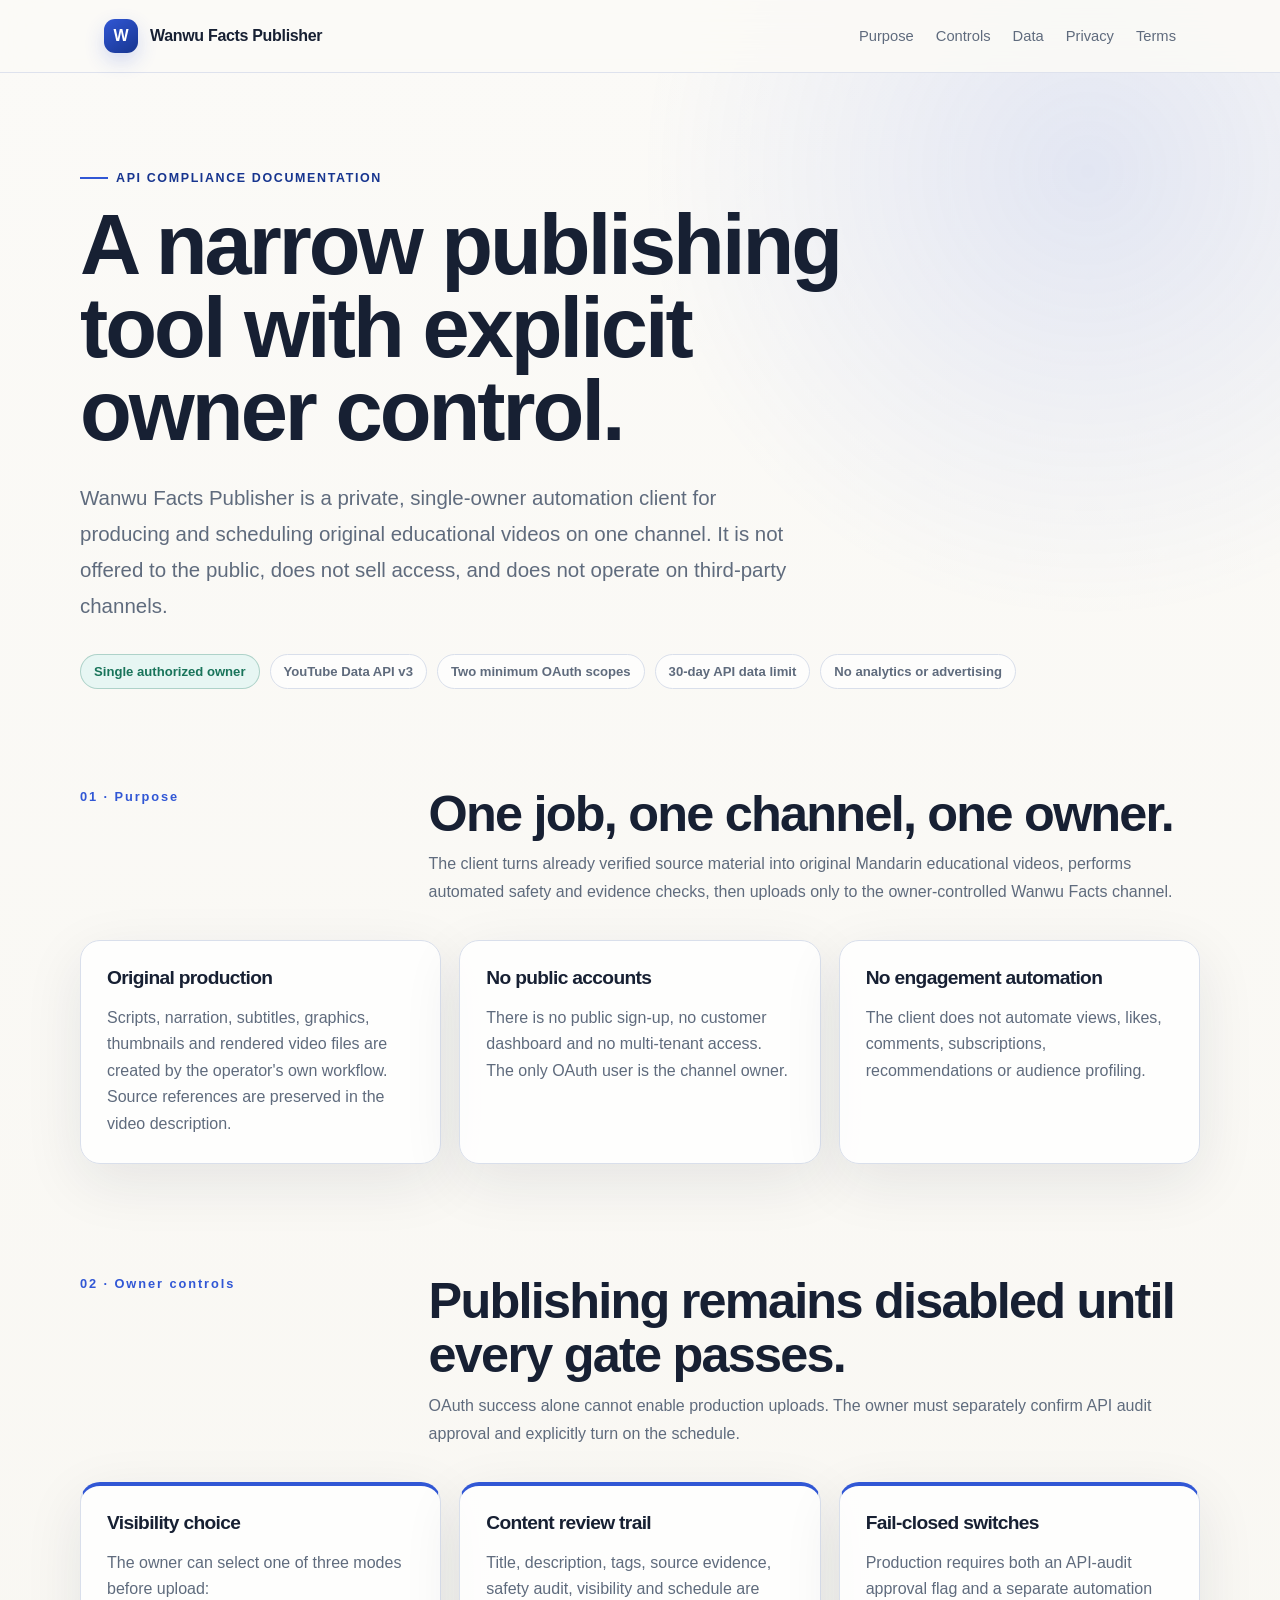
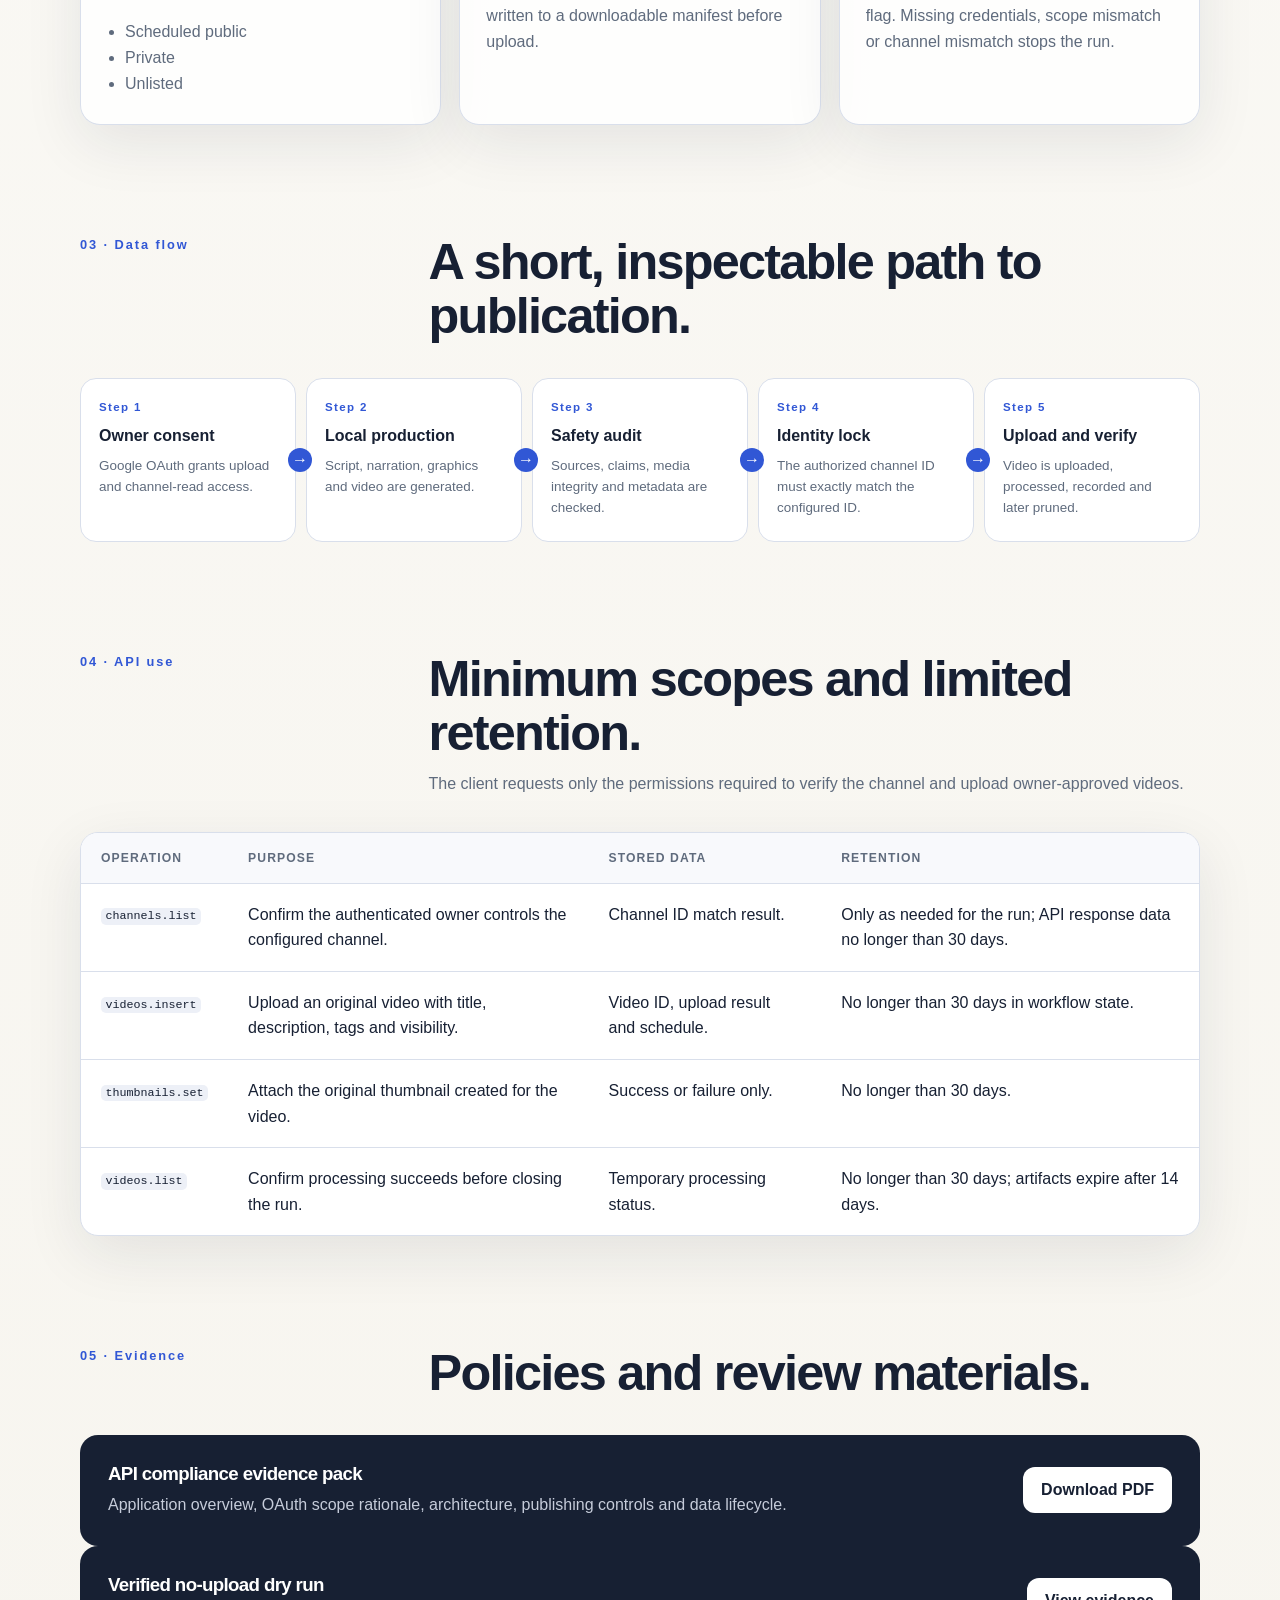
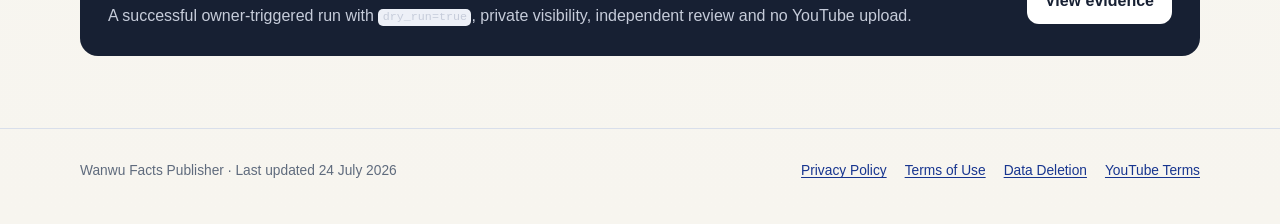
<file: index.html>
<!doctype html>
<html lang="en">
  <head>
    <meta charset="utf-8">
    <meta name="viewport" content="width=device-width, initial-scale=1">
    <meta name="description" content="Compliance documentation for Wanwu Facts Publisher, a single-owner internal publishing client using YouTube Data API v3.">
    <meta name="robots" content="index,follow">
    <title>Wanwu Facts Publisher · API Compliance</title>
    <link rel="stylesheet" href="assets/styles.css">
  </head>
  <body>
    <header class="site-header">
      <nav class="nav" aria-label="Primary navigation">
        <a class="brand" href="index.html">
          <span class="brand-mark" aria-hidden="true">W</span>
          <span>Wanwu Facts Publisher</span>
        </a>
        <div class="nav-links">
          <a href="#purpose">Purpose</a>
          <a href="#controls">Controls</a>
          <a href="#data">Data</a>
          <a href="privacy.html">Privacy</a>
          <a href="terms.html">Terms</a>
        </div>
      </nav>
    </header>

    <main>
      <section class="hero wrap">
        <p class="eyebrow">API compliance documentation</p>
        <h1>A narrow publishing tool with explicit owner control.</h1>
        <p class="hero-copy">
          Wanwu Facts Publisher is a private, single-owner automation client for
          producing and scheduling original educational videos on one channel.
          It is not offered to the public, does not sell access, and does not
          operate on third-party channels.
        </p>
        <div class="badges" aria-label="Application properties">
          <span class="badge safe">Single authorized owner</span>
          <span class="badge">YouTube Data API v3</span>
          <span class="badge">Two minimum OAuth scopes</span>
          <span class="badge">30-day API data limit</span>
          <span class="badge">No analytics or advertising</span>
        </div>
      </section>

      <section class="section wrap" id="purpose">
        <div class="section-head">
          <div>
            <span class="section-number">01 · Purpose</span>
          </div>
          <div>
            <h2>One job, one channel, one owner.</h2>
            <p class="section-intro">
              The client turns already verified source material into original
              Mandarin educational videos, performs automated safety and
              evidence checks, then uploads only to the owner-controlled Wanwu
              Facts channel.
            </p>
          </div>
        </div>
        <div class="grid">
          <article class="card">
            <h3>Original production</h3>
            <p>
              Scripts, narration, subtitles, graphics, thumbnails and rendered
              video files are created by the operator's own workflow. Source
              references are preserved in the video description.
            </p>
          </article>
          <article class="card">
            <h3>No public accounts</h3>
            <p>
              There is no public sign-up, no customer dashboard and no
              multi-tenant access. The only OAuth user is the channel owner.
            </p>
          </article>
          <article class="card">
            <h3>No engagement automation</h3>
            <p>
              The client does not automate views, likes, comments,
              subscriptions, recommendations or audience profiling.
            </p>
          </article>
        </div>
      </section>

      <section class="section wrap" id="controls">
        <div class="section-head">
          <div>
            <span class="section-number">02 · Owner controls</span>
          </div>
          <div>
            <h2>Publishing remains disabled until every gate passes.</h2>
            <p class="section-intro">
              OAuth success alone cannot enable production uploads. The owner
              must separately confirm API audit approval and explicitly turn on
              the schedule.
            </p>
          </div>
        </div>
        <div class="grid">
          <article class="card control-card">
            <h3>Visibility choice</h3>
            <p>The owner can select one of three modes before upload:</p>
            <ul>
              <li>Scheduled public</li>
              <li>Private</li>
              <li>Unlisted</li>
            </ul>
          </article>
          <article class="card control-card">
            <h3>Content review trail</h3>
            <p>
              Title, description, tags, source evidence, safety audit,
              visibility and schedule are written to a downloadable manifest
              before upload.
            </p>
          </article>
          <article class="card control-card">
            <h3>Fail-closed switches</h3>
            <p>
              Production requires both an API-audit approval flag and a separate
              automation flag. Missing credentials, scope mismatch or channel
              mismatch stops the run.
            </p>
          </article>
        </div>
      </section>

      <section class="section wrap" aria-labelledby="flow-title">
        <div class="section-head">
          <div>
            <span class="section-number">03 · Data flow</span>
          </div>
          <div>
            <h2 id="flow-title">A short, inspectable path to publication.</h2>
          </div>
        </div>
        <div class="flow" aria-label="Application architecture flow">
          <div class="flow-step">
            <span class="flow-label">Step 1</span>
            <strong>Owner consent</strong>
            <p>Google OAuth grants upload and channel-read access.</p>
          </div>
          <div class="flow-step">
            <span class="flow-label">Step 2</span>
            <strong>Local production</strong>
            <p>Script, narration, graphics and video are generated.</p>
          </div>
          <div class="flow-step">
            <span class="flow-label">Step 3</span>
            <strong>Safety audit</strong>
            <p>Sources, claims, media integrity and metadata are checked.</p>
          </div>
          <div class="flow-step">
            <span class="flow-label">Step 4</span>
            <strong>Identity lock</strong>
            <p>The authorized channel ID must exactly match the configured ID.</p>
          </div>
          <div class="flow-step">
            <span class="flow-label">Step 5</span>
            <strong>Upload and verify</strong>
            <p>Video is uploaded, processed, recorded and later pruned.</p>
          </div>
        </div>
      </section>

      <section class="section wrap" id="data">
        <div class="section-head">
          <div>
            <span class="section-number">04 · API use</span>
          </div>
          <div>
            <h2>Minimum scopes and limited retention.</h2>
            <p class="section-intro">
              The client requests only the permissions required to verify the
              channel and upload owner-approved videos.
            </p>
          </div>
        </div>
        <div class="table-wrap">
          <table>
            <thead>
              <tr>
                <th>Operation</th>
                <th>Purpose</th>
                <th>Stored data</th>
                <th>Retention</th>
              </tr>
            </thead>
            <tbody>
              <tr>
                <td><code>channels.list</code></td>
                <td>Confirm the authenticated owner controls the configured channel.</td>
                <td>Channel ID match result.</td>
                <td>Only as needed for the run; API response data no longer than 30 days.</td>
              </tr>
              <tr>
                <td><code>videos.insert</code></td>
                <td>Upload an original video with title, description, tags and visibility.</td>
                <td>Video ID, upload result and schedule.</td>
                <td>No longer than 30 days in workflow state.</td>
              </tr>
              <tr>
                <td><code>thumbnails.set</code></td>
                <td>Attach the original thumbnail created for the video.</td>
                <td>Success or failure only.</td>
                <td>No longer than 30 days.</td>
              </tr>
              <tr>
                <td><code>videos.list</code></td>
                <td>Confirm processing succeeds before closing the run.</td>
                <td>Temporary processing status.</td>
                <td>No longer than 30 days; artifacts expire after 14 days.</td>
              </tr>
            </tbody>
          </table>
        </div>
      </section>

      <section class="section wrap" aria-labelledby="documents-title">
        <div class="section-head">
          <div>
            <span class="section-number">05 · Evidence</span>
          </div>
          <div>
            <h2 id="documents-title">Policies and review materials.</h2>
          </div>
        </div>
        <div class="download">
          <div>
            <h3>API compliance evidence pack</h3>
            <p>
              Application overview, OAuth scope rationale, architecture,
              publishing controls and data lifecycle.
            </p>
          </div>
          <a class="button" href="evidence/audit-evidence-complete.pdf">Download PDF</a>
        </div>
        <div class="download">
          <div>
            <h3>Verified no-upload dry run</h3>
            <p>
              A successful owner-triggered run with <code>dry_run=true</code>,
              private visibility, independent review and no YouTube upload.
            </p>
          </div>
          <a class="button" href="dry-run-evidence.html">View evidence</a>
        </div>
      </section>
    </main>

    <footer class="site-footer">
      <div class="wrap footer-row">
        <span>Wanwu Facts Publisher · Last updated 24 July 2026</span>
        <div class="footer-links">
          <a href="privacy.html">Privacy Policy</a>
          <a href="terms.html">Terms of Use</a>
          <a href="data-deletion.html">Data Deletion</a>
          <a href="https://www.youtube.com/t/terms">YouTube Terms</a>
        </div>
      </div>
    </footer>
  </body>
</html>
</file>
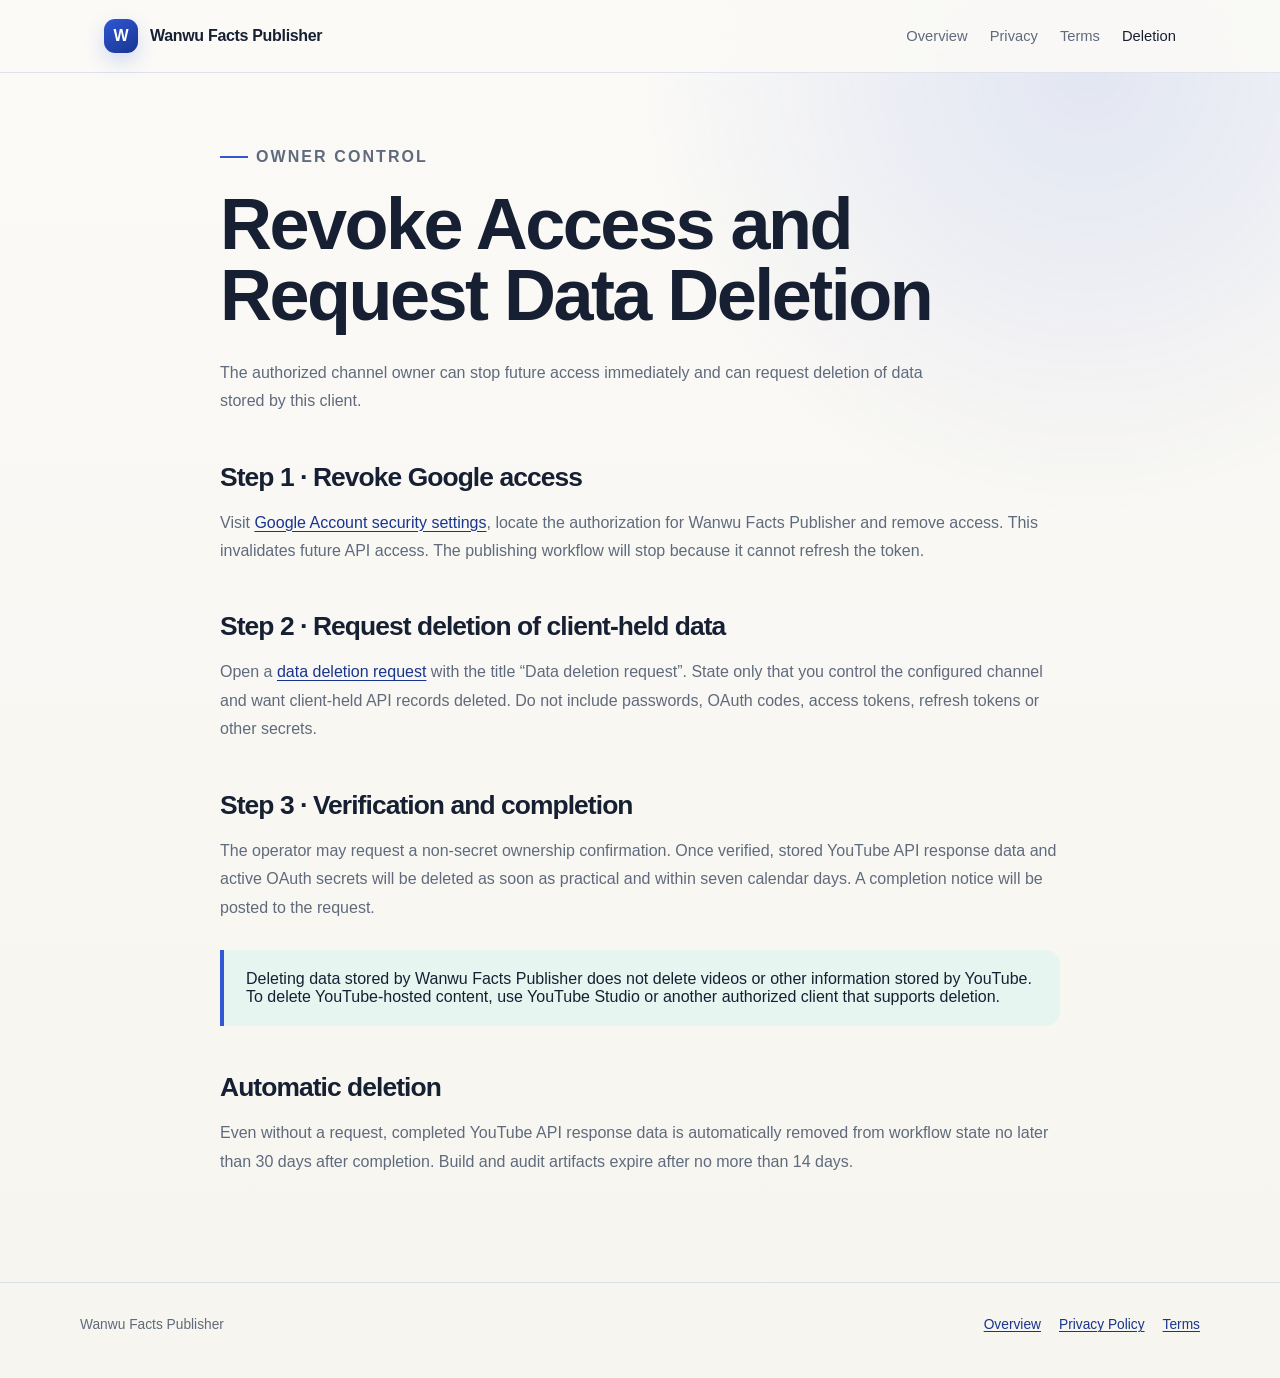
<file: data-deletion.html>
<!doctype html>
<html lang="en">
  <head>
    <meta charset="utf-8">
    <meta name="viewport" content="width=device-width, initial-scale=1">
    <meta name="description" content="Authorization revocation and data deletion instructions for Wanwu Facts Publisher.">
    <title>Data Deletion · Wanwu Facts Publisher</title>
    <link rel="stylesheet" href="assets/styles.css">
  </head>
  <body>
    <header class="site-header">
      <nav class="nav" aria-label="Primary navigation">
        <a class="brand" href="index.html">
          <span class="brand-mark" aria-hidden="true">W</span>
          <span>Wanwu Facts Publisher</span>
        </a>
        <div class="nav-links">
          <a href="index.html">Overview</a>
          <a href="privacy.html">Privacy</a>
          <a href="terms.html">Terms</a>
          <a href="data-deletion.html" aria-current="page">Deletion</a>
        </div>
      </nav>
    </header>

    <main class="wrap legal">
      <p class="eyebrow">Owner control</p>
      <h1>Revoke Access and Request Data Deletion</h1>
      <p class="hero-copy">
        The authorized channel owner can stop future access immediately and can
        request deletion of data stored by this client.
      </p>

      <h2>Step 1 · Revoke Google access</h2>
      <p>
        Visit
        <a href="https://security.google.com/settings/security/permissions">Google Account security settings</a>,
        locate the authorization for Wanwu Facts Publisher and remove access.
        This invalidates future API access. The publishing workflow will stop
        because it cannot refresh the token.
      </p>

      <h2>Step 2 · Request deletion of client-held data</h2>
      <p>
        Open a
        <a href="https://github.com/izeowz-coder/wanwufacts-api-compliance/issues/new?title=Data%20deletion%20request">data deletion request</a>
        with the title “Data deletion request”. State only that you control the
        configured channel and want client-held API records deleted. Do not
        include passwords, OAuth codes, access tokens, refresh tokens or other
        secrets.
      </p>

      <h2>Step 3 · Verification and completion</h2>
      <p>
        The operator may request a non-secret ownership confirmation. Once
        verified, stored YouTube API response data and active OAuth secrets will
        be deleted as soon as practical and within seven calendar days. A
        completion notice will be posted to the request.
      </p>

      <div class="notice">
        Deleting data stored by Wanwu Facts Publisher does not delete videos or
        other information stored by YouTube. To delete YouTube-hosted content,
        use YouTube Studio or another authorized client that supports deletion.
      </div>

      <h2>Automatic deletion</h2>
      <p>
        Even without a request, completed YouTube API response data is
        automatically removed from workflow state no later than 30 days after
        completion. Build and audit artifacts expire after no more than 14 days.
      </p>
    </main>

    <footer class="site-footer">
      <div class="wrap footer-row">
        <span>Wanwu Facts Publisher</span>
        <div class="footer-links">
          <a href="index.html">Overview</a>
          <a href="privacy.html">Privacy Policy</a>
          <a href="terms.html">Terms</a>
        </div>
      </div>
    </footer>
  </body>
</html>
</file>
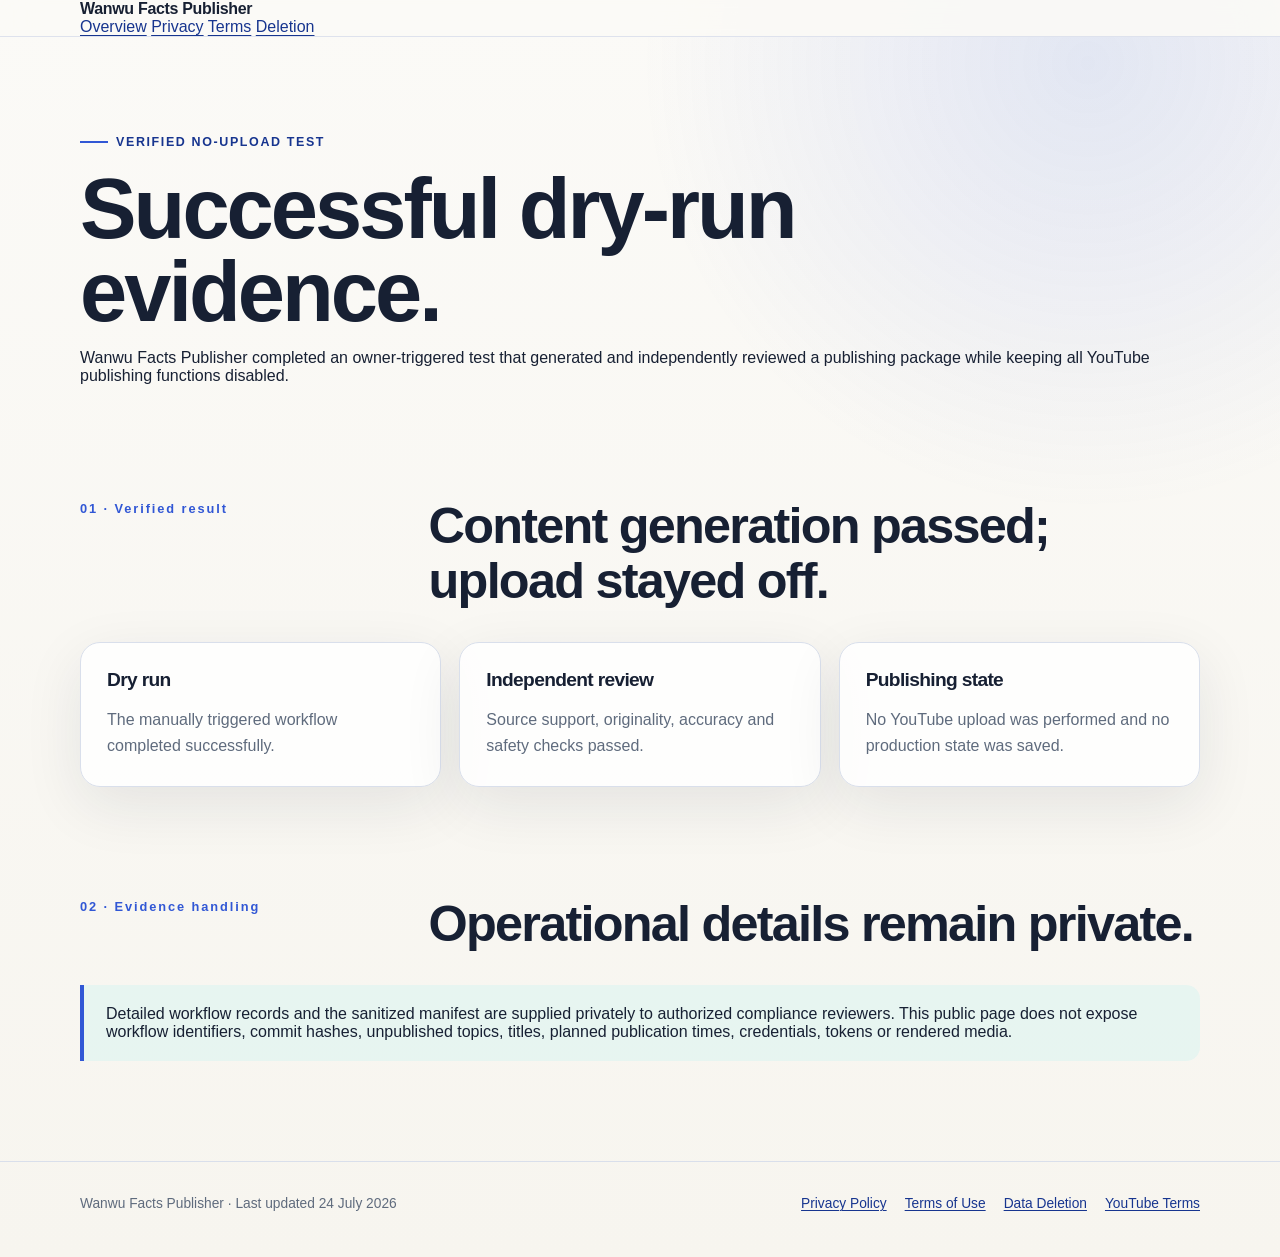
<file: dry-run-evidence.html>
<!doctype html>
<html lang="en">
  <head>
    <meta charset="utf-8">
    <meta name="viewport" content="width=device-width, initial-scale=1">
    <meta name="description" content="Public summary of a successful no-upload dry run of Wanwu Facts Publisher.">
    <title>Dry-run Evidence · Wanwu Facts Publisher</title>
    <link rel="stylesheet" href="assets/styles.css">
  </head>
  <body>
    <header class="site-header">
      <div class="wrap nav-row">
        <a class="brand" href="index.html">Wanwu Facts Publisher</a>
        <nav aria-label="Primary">
          <a href="index.html">Overview</a>
          <a href="privacy.html">Privacy</a>
          <a href="terms.html">Terms</a>
          <a href="data-deletion.html">Deletion</a>
        </nav>
      </div>
    </header>

    <main>
      <section class="hero hero-compact wrap">
        <div>
          <p class="eyebrow">VERIFIED NO-UPLOAD TEST</p>
          <h1>Successful dry-run evidence.</h1>
          <p class="lede">
            Wanwu Facts Publisher completed an owner-triggered test that
            generated and independently reviewed a publishing package while
            keeping all YouTube publishing functions disabled.
          </p>
        </div>
      </section>

      <section class="section wrap" aria-labelledby="result-title">
        <div class="section-head">
          <div><span class="section-number">01 · Verified result</span></div>
          <div><h2 id="result-title">Content generation passed; upload stayed off.</h2></div>
        </div>
        <div class="grid three">
          <article class="card">
            <h3>Dry run</h3>
            <p>The manually triggered workflow completed successfully.</p>
          </article>
          <article class="card">
            <h3>Independent review</h3>
            <p>Source support, originality, accuracy and safety checks passed.</p>
          </article>
          <article class="card">
            <h3>Publishing state</h3>
            <p>No YouTube upload was performed and no production state was saved.</p>
          </article>
        </div>
      </section>

      <section class="section wrap" aria-labelledby="privacy-title">
        <div class="section-head">
          <div><span class="section-number">02 · Evidence handling</span></div>
          <div><h2 id="privacy-title">Operational details remain private.</h2></div>
        </div>
        <div class="notice">
          Detailed workflow records and the sanitized manifest are supplied
          privately to authorized compliance reviewers. This public page does
          not expose workflow identifiers, commit hashes, unpublished topics,
          titles, planned publication times, credentials, tokens or rendered media.
        </div>
      </section>
    </main>

    <footer class="site-footer">
      <div class="wrap footer-row">
        <span>Wanwu Facts Publisher · Last updated 24 July 2026</span>
        <div class="footer-links">
          <a href="privacy.html">Privacy Policy</a>
          <a href="terms.html">Terms of Use</a>
          <a href="data-deletion.html">Data Deletion</a>
          <a href="https://www.youtube.com/t/terms">YouTube Terms</a>
        </div>
      </div>
    </footer>
  </body>
</html>
</file>
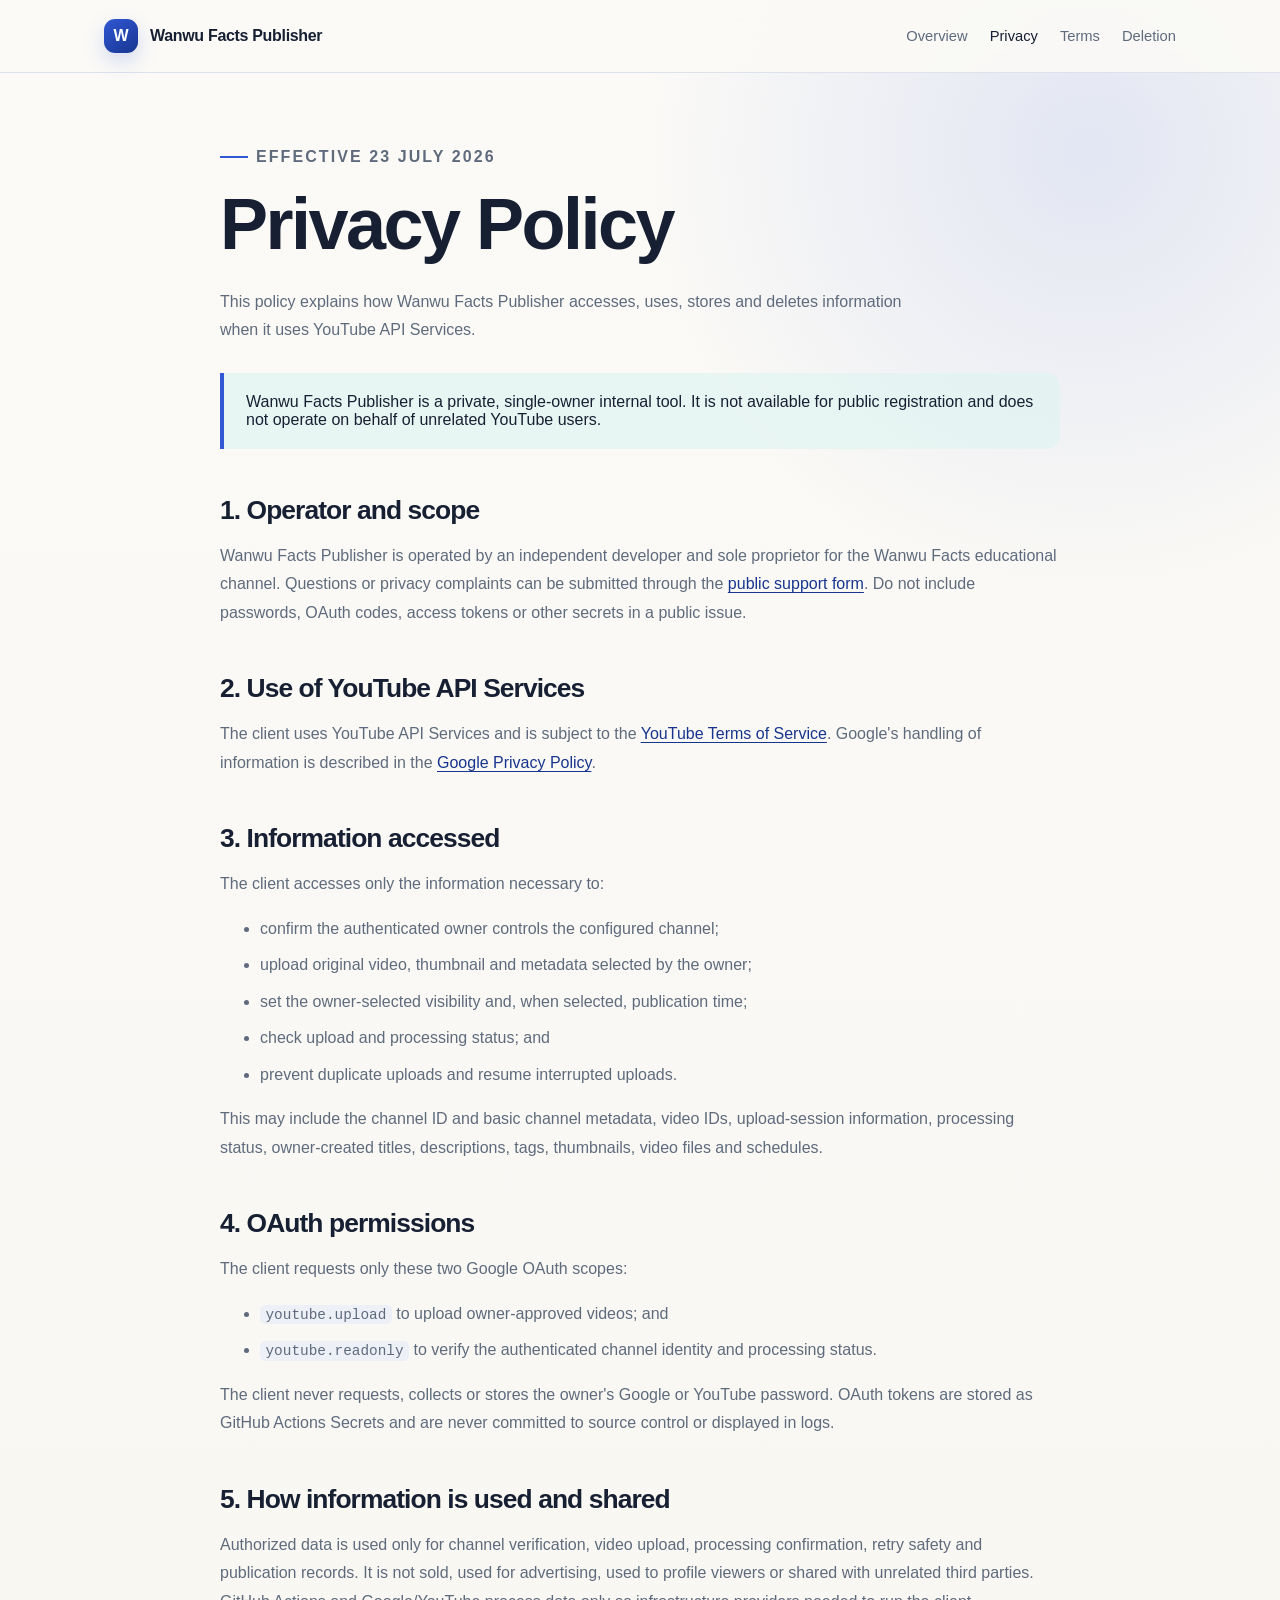
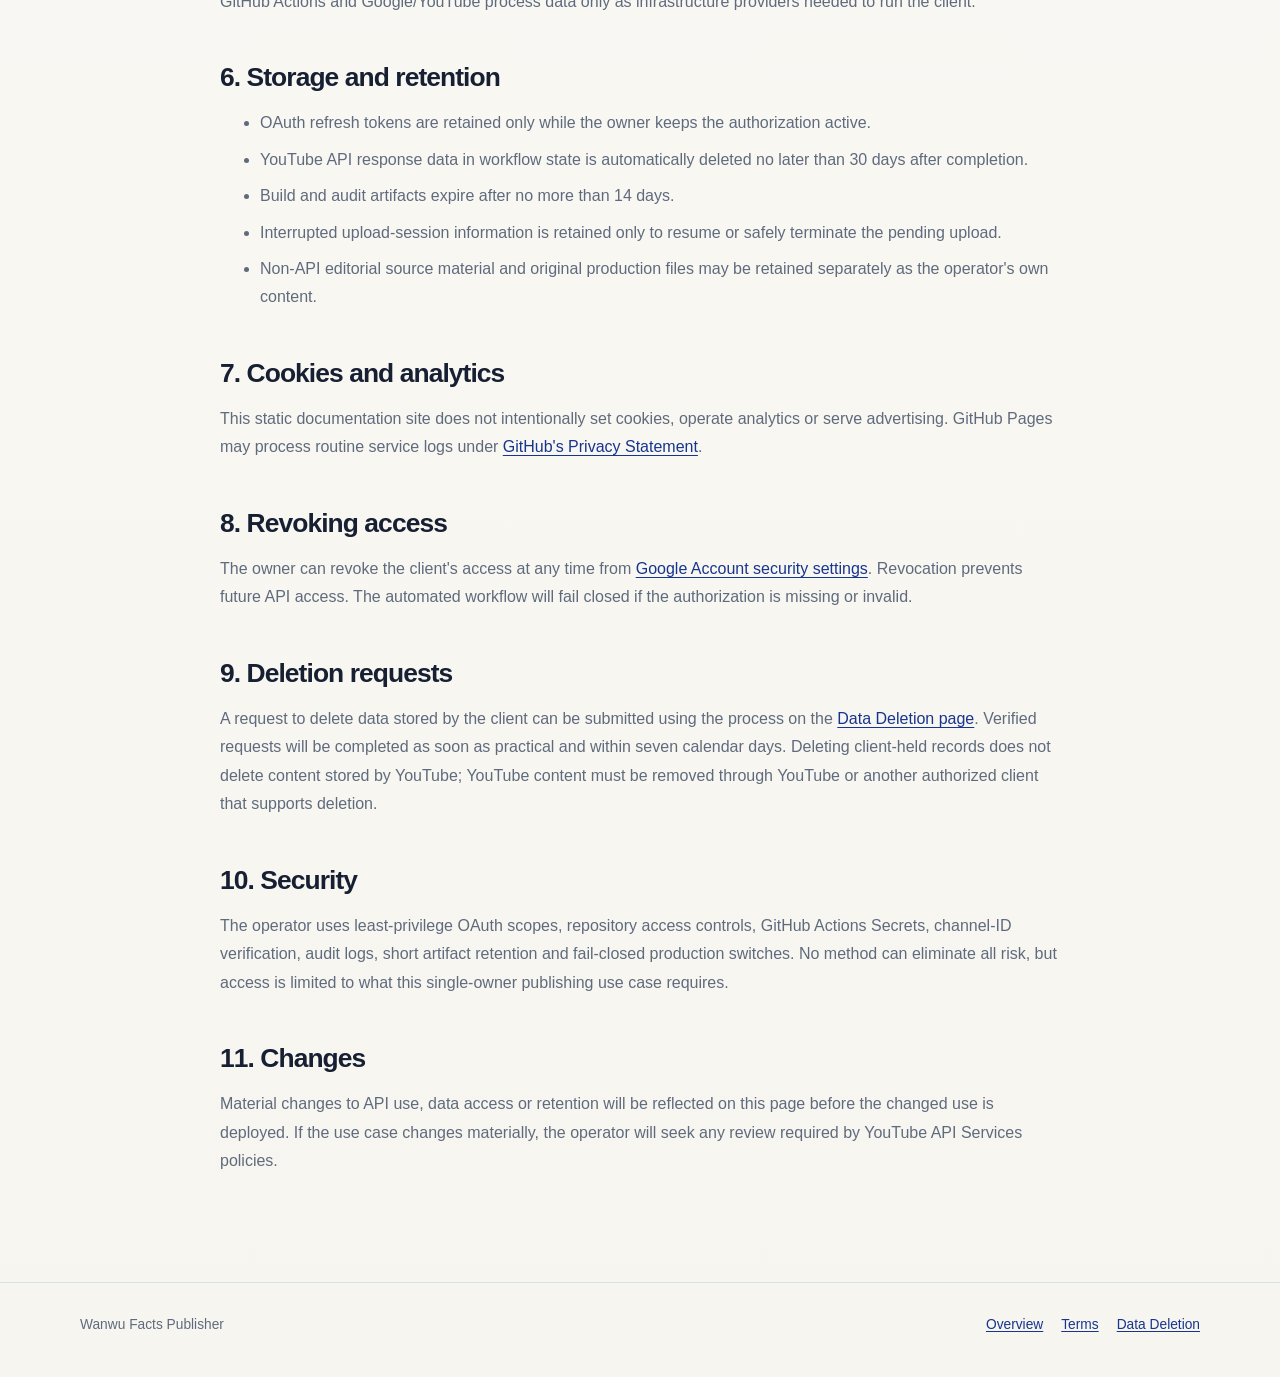
<file: privacy.html>
<!doctype html>
<html lang="en">
  <head>
    <meta charset="utf-8">
    <meta name="viewport" content="width=device-width, initial-scale=1">
    <meta name="description" content="Privacy Policy for Wanwu Facts Publisher.">
    <title>Privacy Policy · Wanwu Facts Publisher</title>
    <link rel="stylesheet" href="assets/styles.css">
  </head>
  <body>
    <header class="site-header">
      <nav class="nav" aria-label="Primary navigation">
        <a class="brand" href="index.html">
          <span class="brand-mark" aria-hidden="true">W</span>
          <span>Wanwu Facts Publisher</span>
        </a>
        <div class="nav-links">
          <a href="index.html">Overview</a>
          <a href="privacy.html" aria-current="page">Privacy</a>
          <a href="terms.html">Terms</a>
          <a href="data-deletion.html">Deletion</a>
        </div>
      </nav>
    </header>

    <main class="wrap legal">
      <p class="eyebrow">Effective 23 July 2026</p>
      <h1>Privacy Policy</h1>
      <p class="hero-copy">
        This policy explains how Wanwu Facts Publisher accesses, uses, stores
        and deletes information when it uses YouTube API Services.
      </p>

      <div class="notice">
        Wanwu Facts Publisher is a private, single-owner internal tool. It is
        not available for public registration and does not operate on behalf of
        unrelated YouTube users.
      </div>

      <h2>1. Operator and scope</h2>
      <p>
        Wanwu Facts Publisher is operated by an independent developer and sole
        proprietor for the Wanwu Facts educational channel. Questions or
        privacy complaints can be submitted through the
        <a href="https://github.com/izeowz-coder/wanwufacts-api-compliance/issues/new">public support form</a>.
        Do not include passwords, OAuth codes, access tokens or other secrets in
        a public issue.
      </p>

      <h2>2. Use of YouTube API Services</h2>
      <p>
        The client uses YouTube API Services and is subject to the
        <a href="https://www.youtube.com/t/terms">YouTube Terms of Service</a>.
        Google's handling of information is described in the
        <a href="https://policies.google.com/privacy">Google Privacy Policy</a>.
      </p>

      <h2>3. Information accessed</h2>
      <p>The client accesses only the information necessary to:</p>
      <ul>
        <li>confirm the authenticated owner controls the configured channel;</li>
        <li>upload original video, thumbnail and metadata selected by the owner;</li>
        <li>set the owner-selected visibility and, when selected, publication time;</li>
        <li>check upload and processing status; and</li>
        <li>prevent duplicate uploads and resume interrupted uploads.</li>
      </ul>
      <p>
        This may include the channel ID and basic channel metadata, video IDs,
        upload-session information, processing status, owner-created titles,
        descriptions, tags, thumbnails, video files and schedules.
      </p>

      <h2>4. OAuth permissions</h2>
      <p>The client requests only these two Google OAuth scopes:</p>
      <ul>
        <li><code>youtube.upload</code> to upload owner-approved videos; and</li>
        <li><code>youtube.readonly</code> to verify the authenticated channel identity and processing status.</li>
      </ul>
      <p>
        The client never requests, collects or stores the owner's Google or
        YouTube password. OAuth tokens are stored as GitHub Actions Secrets and
        are never committed to source control or displayed in logs.
      </p>

      <h2>5. How information is used and shared</h2>
      <p>
        Authorized data is used only for channel verification, video upload,
        processing confirmation, retry safety and publication records. It is
        not sold, used for advertising, used to profile viewers or shared with
        unrelated third parties. GitHub Actions and Google/YouTube process data
        only as infrastructure providers needed to run the client.
      </p>

      <h2>6. Storage and retention</h2>
      <ul>
        <li>OAuth refresh tokens are retained only while the owner keeps the authorization active.</li>
        <li>YouTube API response data in workflow state is automatically deleted no later than 30 days after completion.</li>
        <li>Build and audit artifacts expire after no more than 14 days.</li>
        <li>Interrupted upload-session information is retained only to resume or safely terminate the pending upload.</li>
        <li>Non-API editorial source material and original production files may be retained separately as the operator's own content.</li>
      </ul>

      <h2>7. Cookies and analytics</h2>
      <p>
        This static documentation site does not intentionally set cookies,
        operate analytics or serve advertising. GitHub Pages may process routine
        service logs under
        <a href="https://docs.github.com/en/site-policy/privacy-policies/github-general-privacy-statement">GitHub's Privacy Statement</a>.
      </p>

      <h2>8. Revoking access</h2>
      <p>
        The owner can revoke the client's access at any time from
        <a href="https://security.google.com/settings/security/permissions">Google Account security settings</a>.
        Revocation prevents future API access. The automated workflow will fail
        closed if the authorization is missing or invalid.
      </p>

      <h2>9. Deletion requests</h2>
      <p>
        A request to delete data stored by the client can be submitted using the
        process on the <a href="data-deletion.html">Data Deletion page</a>.
        Verified requests will be completed as soon as practical and within
        seven calendar days. Deleting client-held records does not delete
        content stored by YouTube; YouTube content must be removed through
        YouTube or another authorized client that supports deletion.
      </p>

      <h2>10. Security</h2>
      <p>
        The operator uses least-privilege OAuth scopes, repository access
        controls, GitHub Actions Secrets, channel-ID verification, audit logs,
        short artifact retention and fail-closed production switches. No method
        can eliminate all risk, but access is limited to what this single-owner
        publishing use case requires.
      </p>

      <h2>11. Changes</h2>
      <p>
        Material changes to API use, data access or retention will be reflected
        on this page before the changed use is deployed. If the use case changes
        materially, the operator will seek any review required by YouTube API
        Services policies.
      </p>
    </main>

    <footer class="site-footer">
      <div class="wrap footer-row">
        <span>Wanwu Facts Publisher</span>
        <div class="footer-links">
          <a href="index.html">Overview</a>
          <a href="terms.html">Terms</a>
          <a href="data-deletion.html">Data Deletion</a>
        </div>
      </div>
    </footer>
  </body>
</html>
</file>
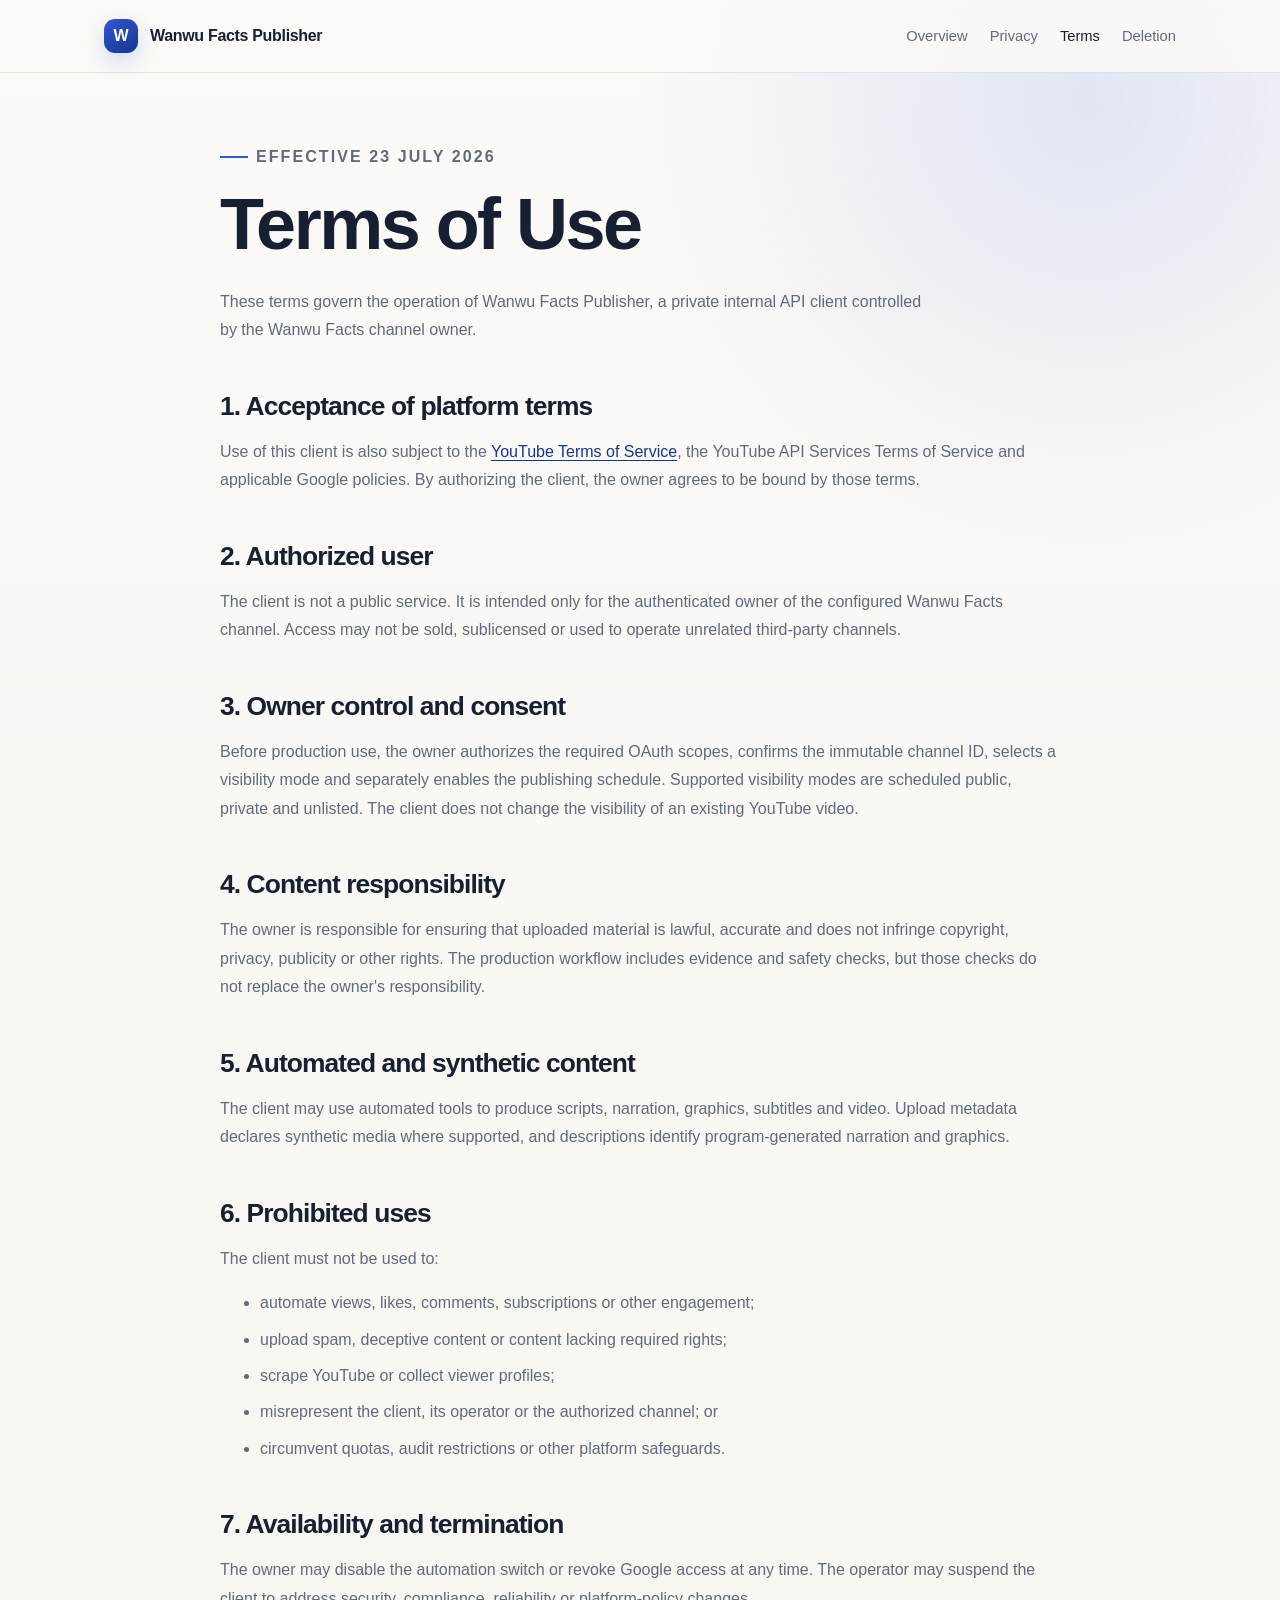
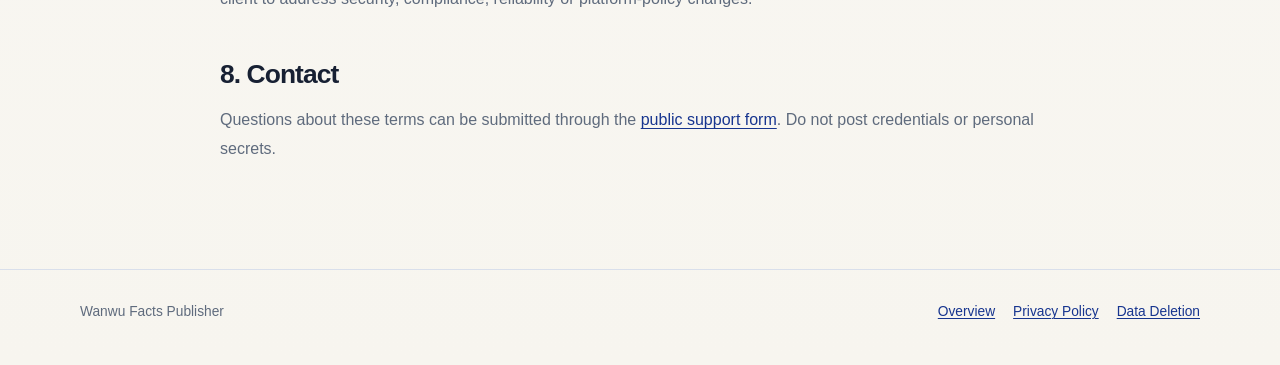
<file: terms.html>
<!doctype html>
<html lang="en">
  <head>
    <meta charset="utf-8">
    <meta name="viewport" content="width=device-width, initial-scale=1">
    <meta name="description" content="Terms of Use for Wanwu Facts Publisher.">
    <title>Terms of Use · Wanwu Facts Publisher</title>
    <link rel="stylesheet" href="assets/styles.css">
  </head>
  <body>
    <header class="site-header">
      <nav class="nav" aria-label="Primary navigation">
        <a class="brand" href="index.html">
          <span class="brand-mark" aria-hidden="true">W</span>
          <span>Wanwu Facts Publisher</span>
        </a>
        <div class="nav-links">
          <a href="index.html">Overview</a>
          <a href="privacy.html">Privacy</a>
          <a href="terms.html" aria-current="page">Terms</a>
          <a href="data-deletion.html">Deletion</a>
        </div>
      </nav>
    </header>

    <main class="wrap legal">
      <p class="eyebrow">Effective 23 July 2026</p>
      <h1>Terms of Use</h1>
      <p class="hero-copy">
        These terms govern the operation of Wanwu Facts Publisher, a private
        internal API client controlled by the Wanwu Facts channel owner.
      </p>

      <h2>1. Acceptance of platform terms</h2>
      <p>
        Use of this client is also subject to the
        <a href="https://www.youtube.com/t/terms">YouTube Terms of Service</a>,
        the YouTube API Services Terms of Service and applicable Google
        policies. By authorizing the client, the owner agrees to be bound by
        those terms.
      </p>

      <h2>2. Authorized user</h2>
      <p>
        The client is not a public service. It is intended only for the
        authenticated owner of the configured Wanwu Facts channel. Access may
        not be sold, sublicensed or used to operate unrelated third-party
        channels.
      </p>

      <h2>3. Owner control and consent</h2>
      <p>
        Before production use, the owner authorizes the required OAuth scopes,
        confirms the immutable channel ID, selects a visibility mode and
        separately enables the publishing schedule. Supported visibility modes
        are scheduled public, private and unlisted. The client does not change
        the visibility of an existing YouTube video.
      </p>

      <h2>4. Content responsibility</h2>
      <p>
        The owner is responsible for ensuring that uploaded material is lawful,
        accurate and does not infringe copyright, privacy, publicity or other
        rights. The production workflow includes evidence and safety checks, but
        those checks do not replace the owner's responsibility.
      </p>

      <h2>5. Automated and synthetic content</h2>
      <p>
        The client may use automated tools to produce scripts, narration,
        graphics, subtitles and video. Upload metadata declares synthetic media
        where supported, and descriptions identify program-generated narration
        and graphics.
      </p>

      <h2>6. Prohibited uses</h2>
      <p>The client must not be used to:</p>
      <ul>
        <li>automate views, likes, comments, subscriptions or other engagement;</li>
        <li>upload spam, deceptive content or content lacking required rights;</li>
        <li>scrape YouTube or collect viewer profiles;</li>
        <li>misrepresent the client, its operator or the authorized channel; or</li>
        <li>circumvent quotas, audit restrictions or other platform safeguards.</li>
      </ul>

      <h2>7. Availability and termination</h2>
      <p>
        The owner may disable the automation switch or revoke Google access at
        any time. The operator may suspend the client to address security,
        compliance, reliability or platform-policy changes.
      </p>

      <h2>8. Contact</h2>
      <p>
        Questions about these terms can be submitted through the
        <a href="https://github.com/izeowz-coder/wanwufacts-api-compliance/issues/new">public support form</a>.
        Do not post credentials or personal secrets.
      </p>
    </main>

    <footer class="site-footer">
      <div class="wrap footer-row">
        <span>Wanwu Facts Publisher</span>
        <div class="footer-links">
          <a href="index.html">Overview</a>
          <a href="privacy.html">Privacy Policy</a>
          <a href="data-deletion.html">Data Deletion</a>
        </div>
      </div>
    </footer>
  </body>
</html>
</file>
<file: assets/styles.css>
:root {
  --ink: #172033;
  --muted: #5f6b7d;
  --paper: #f7f5ef;
  --surface: #ffffff;
  --line: #d9dfeb;
  --blue: #3157d5;
  --blue-deep: #17358f;
  --cyan: #dff5f2;
  --green: #19745a;
  --warm: #f2e6cb;
  --shadow: 0 18px 60px rgba(23, 32, 51, 0.09);
  font-family: Inter, ui-sans-serif, -apple-system, BlinkMacSystemFont, "Segoe UI",
    "Noto Sans", Arial, sans-serif;
  color: var(--ink);
  background: var(--paper);
}

* {
  box-sizing: border-box;
}

html {
  scroll-behavior: smooth;
}

body {
  margin: 0;
  min-height: 100vh;
  background:
    radial-gradient(circle at 85% 5%, rgba(49, 87, 213, 0.12), transparent 28rem),
    linear-gradient(180deg, #fbfaf7 0%, var(--paper) 100%);
}

a {
  color: var(--blue-deep);
  text-decoration-thickness: 1px;
  text-underline-offset: 0.18em;
}

a:hover {
  color: var(--blue);
}

a:focus-visible,
button:focus-visible {
  outline: 3px solid rgba(49, 87, 213, 0.35);
  outline-offset: 3px;
  border-radius: 4px;
}

.site-header {
  position: sticky;
  top: 0;
  z-index: 20;
  border-bottom: 1px solid rgba(217, 223, 235, 0.85);
  background: rgba(251, 250, 247, 0.9);
  backdrop-filter: blur(18px);
}

.nav {
  max-width: 1120px;
  margin: 0 auto;
  min-height: 72px;
  padding: 0 24px;
  display: flex;
  align-items: center;
  justify-content: space-between;
  gap: 28px;
}

.brand {
  display: flex;
  align-items: center;
  gap: 12px;
  color: var(--ink);
  text-decoration: none;
  font-weight: 760;
  letter-spacing: -0.02em;
}

.brand-mark {
  width: 34px;
  height: 34px;
  border-radius: 11px;
  display: grid;
  place-items: center;
  color: white;
  background: linear-gradient(145deg, var(--blue), var(--blue-deep));
  box-shadow: 0 8px 20px rgba(49, 87, 213, 0.2);
}

.nav-links {
  display: flex;
  align-items: center;
  gap: 22px;
  font-size: 0.92rem;
}

.nav-links a {
  color: var(--muted);
  text-decoration: none;
}

.nav-links a:hover,
.nav-links a[aria-current="page"] {
  color: var(--ink);
}

.wrap {
  width: min(1120px, calc(100% - 40px));
  margin: 0 auto;
}

.hero {
  padding: 92px 0 60px;
}

.eyebrow {
  display: inline-flex;
  align-items: center;
  gap: 8px;
  margin: 0 0 18px;
  color: var(--blue-deep);
  font-size: 0.78rem;
  font-weight: 800;
  letter-spacing: 0.13em;
  text-transform: uppercase;
}

.eyebrow::before {
  content: "";
  width: 28px;
  height: 2px;
  background: var(--blue);
}

h1,
h2,
h3 {
  letter-spacing: -0.035em;
}

h1 {
  max-width: 820px;
  margin: 0;
  font-size: clamp(2.6rem, 7vw, 5.3rem);
  line-height: 0.98;
}

.hero-copy {
  max-width: 720px;
  margin: 28px 0 0;
  color: var(--muted);
  font-size: clamp(1.05rem, 2vw, 1.28rem);
  line-height: 1.75;
}

.badges {
  display: flex;
  flex-wrap: wrap;
  gap: 10px;
  margin-top: 30px;
}

.badge {
  padding: 9px 13px;
  border: 1px solid var(--line);
  border-radius: 999px;
  background: rgba(255, 255, 255, 0.72);
  color: var(--muted);
  font-size: 0.82rem;
  font-weight: 700;
}

.badge.safe {
  border-color: rgba(25, 116, 90, 0.28);
  color: var(--green);
  background: rgba(223, 245, 242, 0.7);
}

.section {
  padding: 38px 0 72px;
}

.section-head {
  display: grid;
  grid-template-columns: minmax(180px, 0.55fr) minmax(280px, 1.45fr);
  gap: 56px;
  margin-bottom: 34px;
}

.section-number {
  color: var(--blue);
  font-size: 0.8rem;
  font-weight: 800;
  letter-spacing: 0.15em;
}

.section h2 {
  margin: 0;
  font-size: clamp(2rem, 4vw, 3.15rem);
  line-height: 1.08;
}

.section-intro {
  margin: 9px 0 0;
  color: var(--muted);
  line-height: 1.75;
}

.grid {
  display: grid;
  grid-template-columns: repeat(3, minmax(0, 1fr));
  gap: 18px;
}

.card {
  padding: 26px;
  border: 1px solid var(--line);
  border-radius: 20px;
  background: rgba(255, 255, 255, 0.84);
  box-shadow: var(--shadow);
}

.card h3 {
  margin: 0 0 12px;
  font-size: 1.2rem;
}

.card p,
.card li {
  color: var(--muted);
  line-height: 1.65;
}

.card p:last-child {
  margin-bottom: 0;
}

.card ul {
  margin: 12px 0 0;
  padding-left: 18px;
}

.control-card {
  border-top: 4px solid var(--blue);
}

.flow {
  display: grid;
  grid-template-columns: repeat(5, minmax(0, 1fr));
  gap: 10px;
  align-items: stretch;
}

.flow-step {
  position: relative;
  min-height: 150px;
  padding: 22px 18px;
  border: 1px solid var(--line);
  border-radius: 16px;
  background: var(--surface);
}

.flow-step:not(:last-child)::after {
  content: "→";
  position: absolute;
  right: -17px;
  top: 50%;
  z-index: 3;
  width: 24px;
  height: 24px;
  display: grid;
  place-items: center;
  border-radius: 50%;
  color: white;
  background: var(--blue);
  transform: translateY(-50%);
}

.flow-label {
  display: block;
  margin-bottom: 12px;
  color: var(--blue);
  font-size: 0.72rem;
  font-weight: 850;
  letter-spacing: 0.12em;
}

.flow-step strong {
  display: block;
  font-size: 1rem;
  line-height: 1.35;
}

.flow-step p {
  margin: 10px 0 0;
  color: var(--muted);
  font-size: 0.84rem;
  line-height: 1.55;
}

.table-wrap {
  overflow-x: auto;
  border: 1px solid var(--line);
  border-radius: 18px;
  background: var(--surface);
  box-shadow: var(--shadow);
}

table {
  width: 100%;
  border-collapse: collapse;
}

th,
td {
  padding: 18px 20px;
  border-bottom: 1px solid var(--line);
  text-align: left;
  vertical-align: top;
}

th {
  color: var(--muted);
  background: #f8f9fc;
  font-size: 0.76rem;
  letter-spacing: 0.09em;
  text-transform: uppercase;
}

td {
  line-height: 1.6;
}

tr:last-child td {
  border-bottom: 0;
}

.download {
  display: flex;
  justify-content: space-between;
  gap: 24px;
  align-items: center;
  padding: 28px;
  border-radius: 18px;
  background: var(--ink);
  color: white;
}

.download h3 {
  margin: 0 0 8px;
}

.download p {
  margin: 0;
  color: #c6ccda;
  line-height: 1.55;
}

.button {
  flex: 0 0 auto;
  display: inline-flex;
  align-items: center;
  justify-content: center;
  min-height: 46px;
  padding: 0 18px;
  border-radius: 12px;
  background: white;
  color: var(--ink);
  font-weight: 800;
  text-decoration: none;
}

.legal {
  max-width: 840px;
  padding: 70px 0 90px;
}

.legal h1 {
  font-size: clamp(2.4rem, 6vw, 4.5rem);
}

.legal h2 {
  margin: 46px 0 14px;
  font-size: 1.65rem;
}

.legal h3 {
  margin: 30px 0 12px;
  font-size: 1.15rem;
}

.legal p,
.legal li {
  color: var(--muted);
  font-size: 1rem;
  line-height: 1.78;
}

.legal li + li {
  margin-top: 8px;
}

.notice {
  margin: 28px 0;
  padding: 20px 22px;
  border-left: 4px solid var(--blue);
  border-radius: 0 14px 14px 0;
  background: rgba(223, 245, 242, 0.65);
  color: var(--ink);
}

code {
  padding: 0.12em 0.38em;
  border-radius: 5px;
  background: #edf0f7;
  font-size: 0.9em;
}

.site-footer {
  padding: 34px 0 46px;
  border-top: 1px solid var(--line);
  color: var(--muted);
  font-size: 0.86rem;
}

.footer-row {
  display: flex;
  justify-content: space-between;
  gap: 24px;
}

.footer-links {
  display: flex;
  flex-wrap: wrap;
  gap: 18px;
}

@media (max-width: 820px) {
  .nav {
    align-items: flex-start;
    flex-direction: column;
    padding-top: 18px;
    padding-bottom: 18px;
  }

  .nav-links {
    width: 100%;
    overflow-x: auto;
    padding-bottom: 2px;
  }

  .hero {
    padding-top: 62px;
  }

  .section-head,
  .grid,
  .flow {
    grid-template-columns: 1fr;
  }

  .section-head {
    gap: 16px;
  }

  .flow-step {
    min-height: auto;
  }

  .flow-step:not(:last-child)::after {
    content: "↓";
    right: auto;
    left: 50%;
    top: auto;
    bottom: -17px;
    transform: translateX(-50%);
  }

  .download,
  .footer-row {
    align-items: flex-start;
    flex-direction: column;
  }
}
</file>
